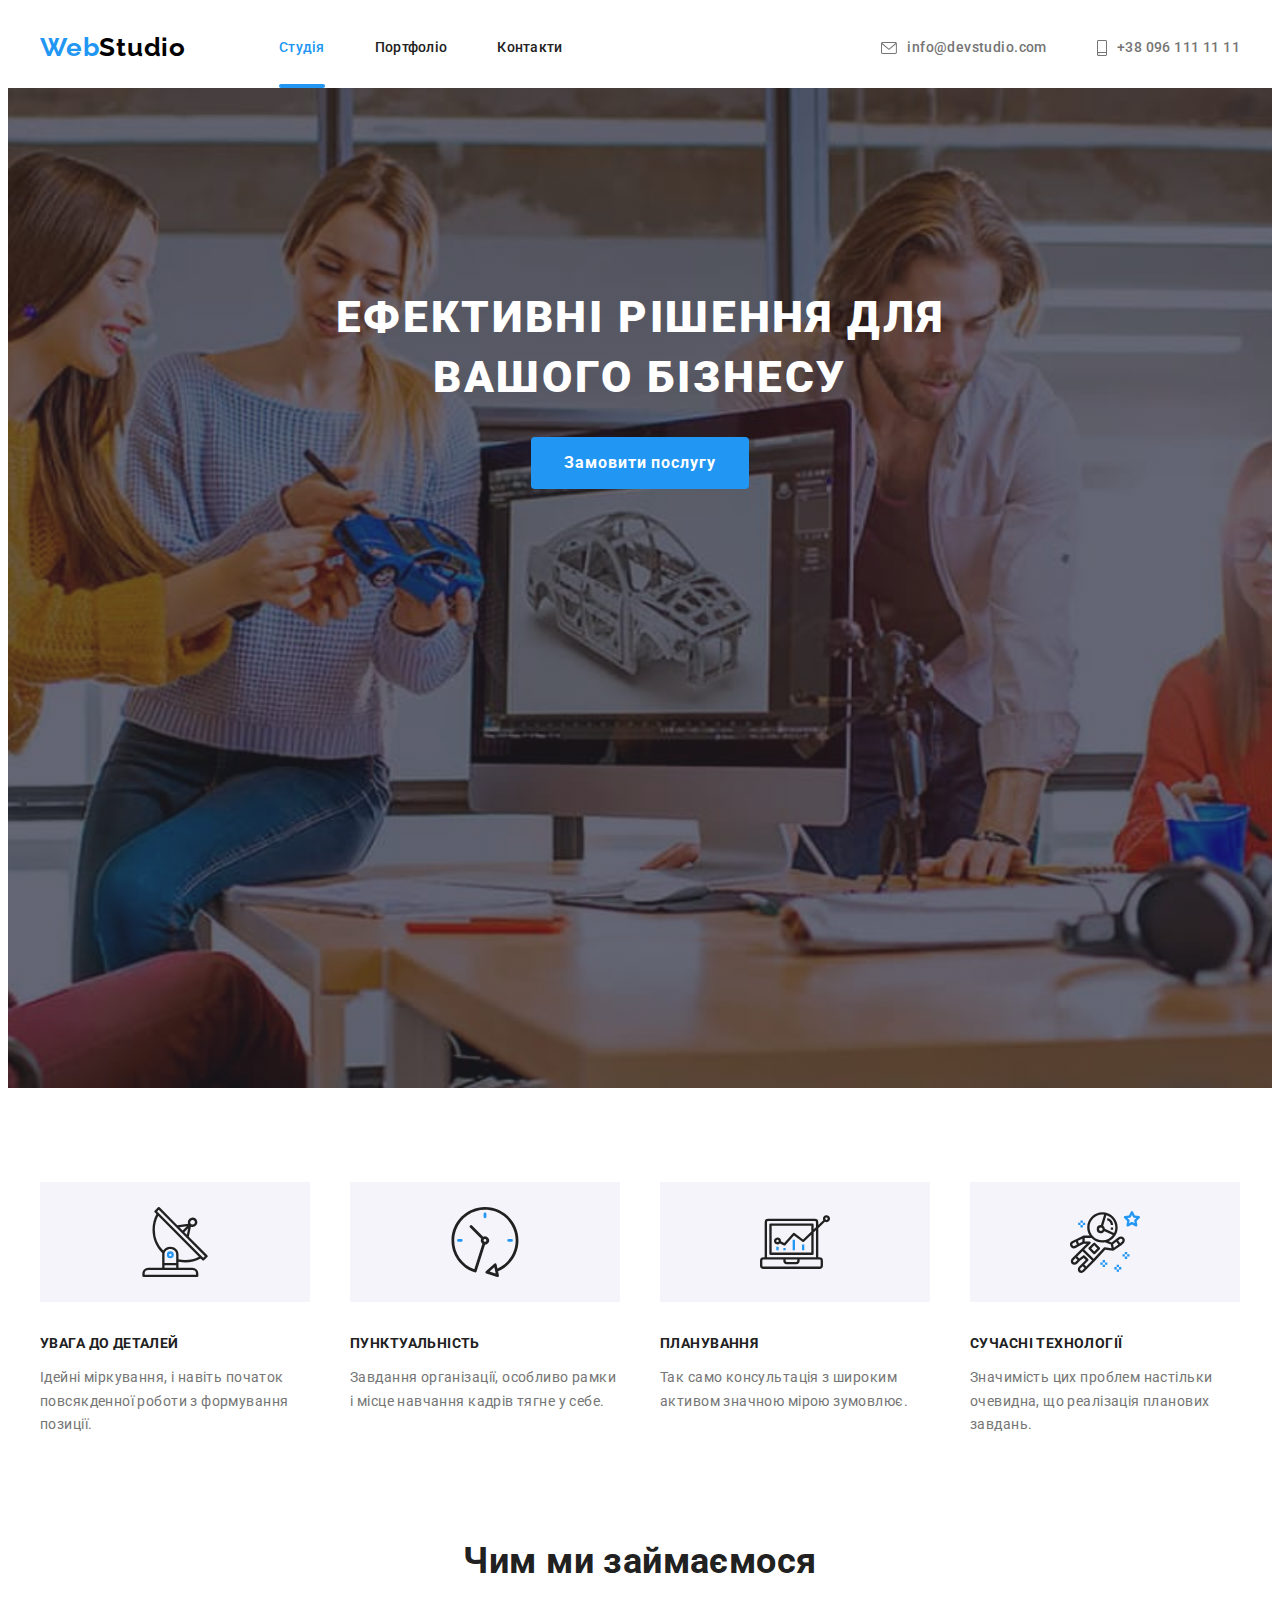
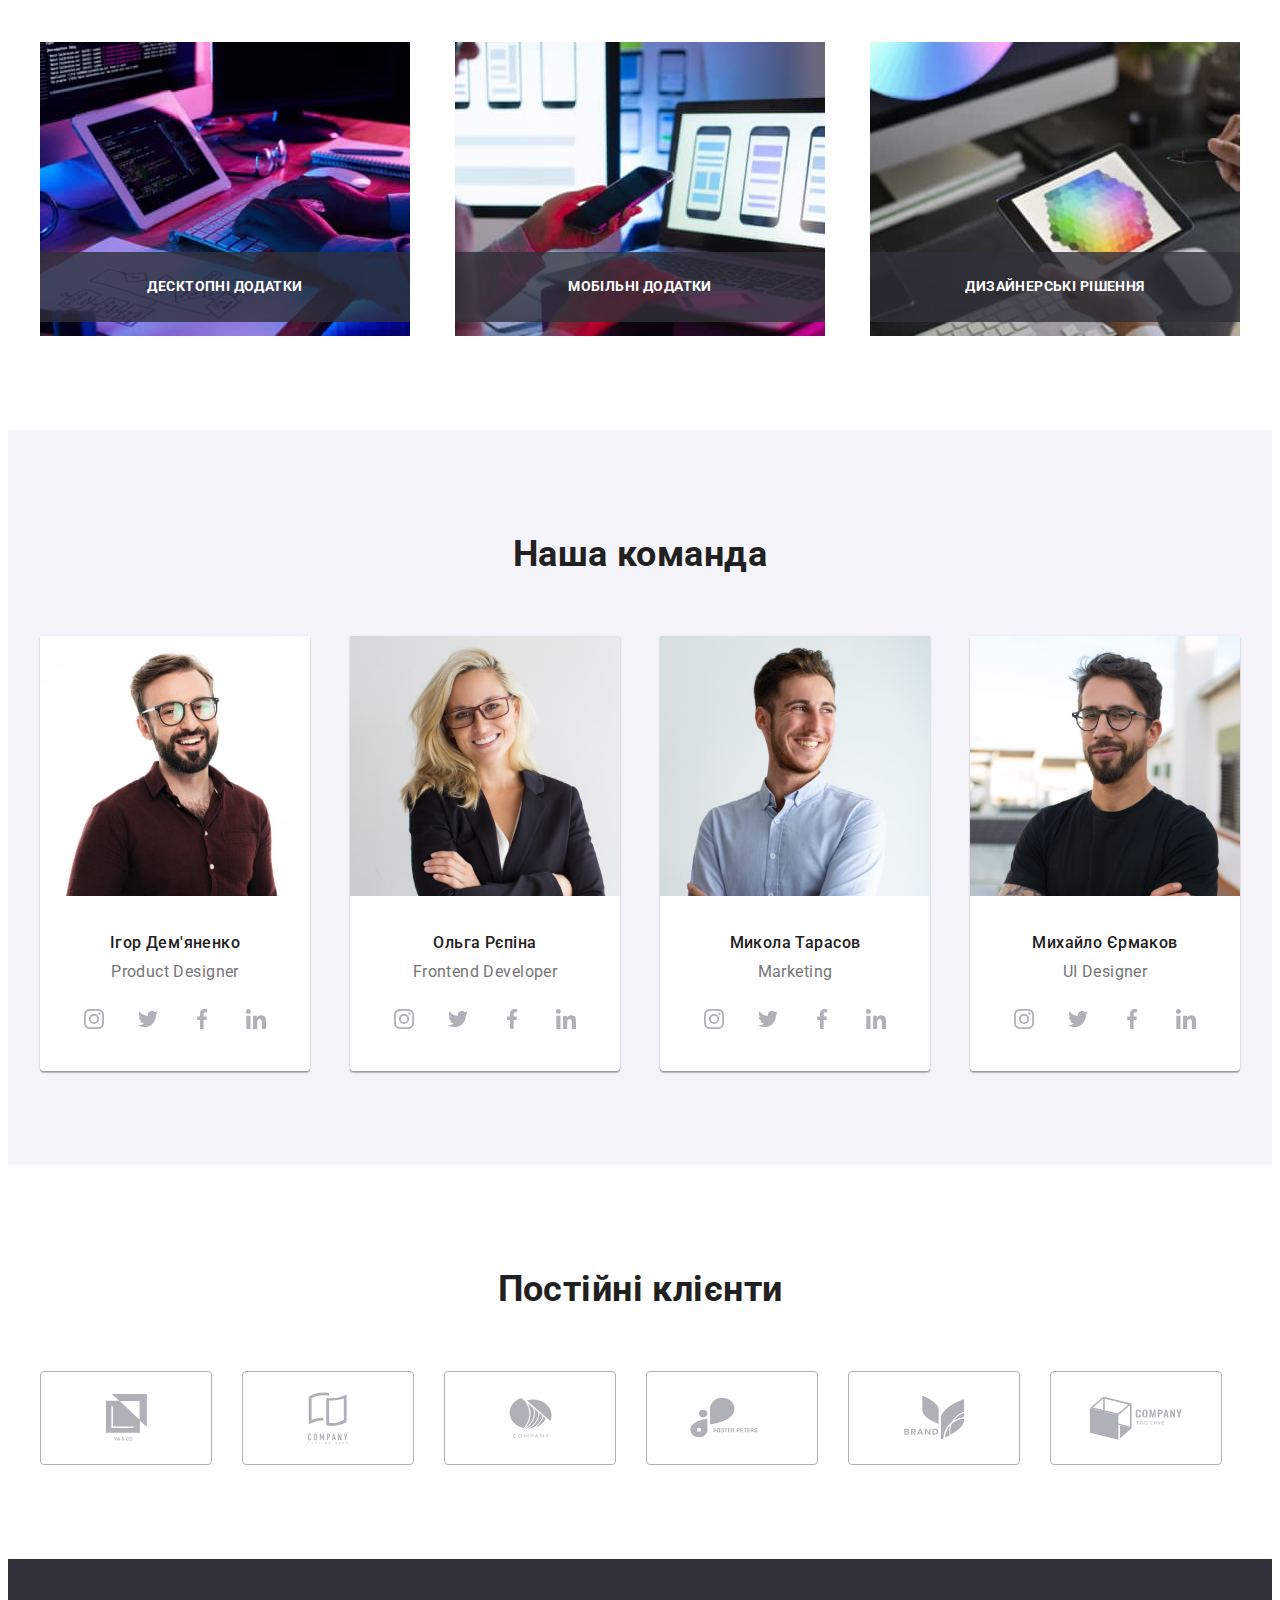
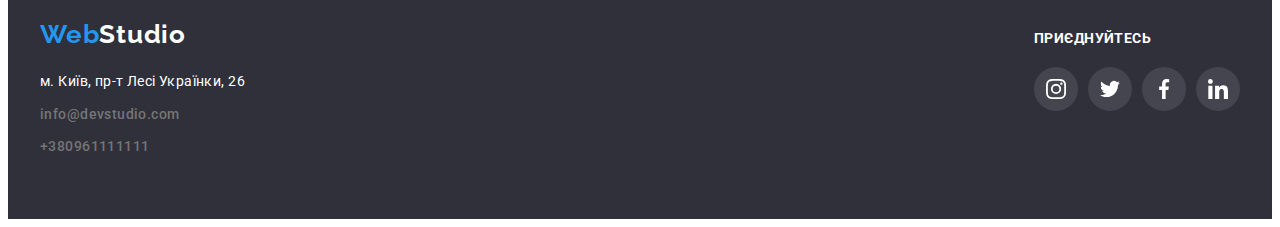
<file: index.html>
<!DOCTYPE html>
<html lang="uk">

<head>
  <meta charset="UTF-8" />
  <meta http-equiv="X-UA-Compatible" content="IE=edge" />
  <meta name="viewport" content="width=device-width, initial-scale=1.0" />
  <title>WebStudio</title>
  <link href="https://fonts.googleapis.com/css2?family=Raleway:wght@700&family=Roboto:wght@400;500;700;900&display=swap"
    rel="stylesheet" />
  <link rel="stylesheet" href="https://cdnjs.cloudflare.com/ajax/libs/modern-normalize/1.1.0/modern-normalize.min.css"
    integrity="sha512-wpPYUAdjBVSE4KJnH1VR1HeZfpl1ub8YT/NKx4PuQ5NmX2tKuGu6U/JRp5y+Y8XG2tV+wKQpNHVUX03MfMFn9Q=="
    crossorigin="anonymous" referrerpolicy="no-referrer" />
  <link rel="stylesheet" href="./css/styles.css" />
</head>
<!-- Body -->

<body class="page">
  <!-- Шапка -->
  <header class="header-page">
    <div class="container header-all">
      <nav class="nav-all">
        <a class="logo" href="">Web<span>Studio</span></a>
        <ul class="header-nav list">
          <li class="lex">
            <a class="header-link current" href="./index.html">Студія</a>
          </li>
          <li class="lex">
            <a class="header-link" href="./portfolio.html">Портфоліо</a>
          </li>
          <li class="lex"><a class="header-link" href="">Контакти</a></li>
        </ul>
      </nav>
      <ul class="auth-nav list">
        <li class="head">
          <a class="auth-link" href="mailto:info@devstudio.com"><svg class="icon-nav" width="16px" height="12px">
              <use href="./images/icons.svg#icon-envelope"></use>
            </svg>info@devstudio.com</a>
        </li>
        <li class="head">
          <a class="auth-link" href="tel:+380961111111"><svg class="icon-nav" width="10px" height="16px">
              <use href="./images/icons.svg#icon-smartphone"></use>
            </svg>+38 096 111 11 11</a>
        </li>
      </ul>
    </div>
  </header>
  <!-- Main -->
  <main class="main-page">
    <section class="hero-section">
      <h1 class="hero-title">Ефективні рішення для вашого бізнесу</h1>
      <button class="hero-btn" type="button" data-modal-open>Замовити послугу</button>
    </section>
    <!-- УВАГА ДО ДЕТАЛЕЙ section -->
    <section class="section">
      <h2 class="visually-hidden" hidden>УВАГА ДО ДЕТАЛЕЙ</h2>
      <div class="container">
        <ul class="list detail-section">
          <li class="detail-items">
            <div class="icon-box">
              <svg class="icon-detail">
                <use href="./images/icons.svg#icon-antenna"></use>
              </svg>
            </div>
            <h3 class="detail-title">УВАГА ДО ДЕТАЛЕЙ</h3>
            <p class="detail-text">
              Ідейні міркування, і навіть початок повсякденної роботи з
              формування позиції.
            </p>
          </li>

          <li class="detail-items">
            <div class="icon-box">
              <svg class="icon-detail">
                <use href="./images/icons.svg#icon-clock"></use>
              </svg>
            </div>
            <h3 class="detail-title">ПУНКТУАЛЬНІСТЬ</h3>
            <p class="detail-text">
              Завдання організації, особливо рамки і місце навчання кадрів
              тягне у себе.
            </p>
          </li>

          <li class="detail-items">
            <div class="icon-box">
              <svg class="icon-detail">
                <use href="./images/icons.svg#icon-diagram"></use>
              </svg>
            </div>
            <h3 class="detail-title">ПЛАНУВАННЯ</h3>
            <p class="detail-text">
              Так само консультація з широким активом значною мірою зумовлює.
            </p>
          </li>

          <li class="detail-items">
            <div class="icon-box">
              <svg class="icon-detail">
                <use href="./images/icons.svg#icon-astronaut"></use>
              </svg>
            </div>
            <h3 class="detail-title">СУЧАСНІ ТЕХНОЛОГІЇ</h3>
            <p class="detail-text">
              Значимість цих проблем настільки очевидна, що реалізація
              планових завдань.
            </p>
          </li>
        </ul>
      </div>
    </section>
    <!-- Чим ми займаємося section -->
    <section class="work-section section">
      <div class="container">
        <h2 class="work-title">Чим ми займаємося</h2>
        <ul class="work-items list header-all">
          <li class="work-list">
            <img class="work-img" src="./images/img-2.jpg" alt="Руки на клавиатуре" width="370" />
            <p class="work-aside">Десктопні додатки</p>
          </li>
          <li class="work-list">
            <img class="work-img" src="./images/box2-2.jpg" alt="Руки с телефоном и ноутбуком" width="370" />
            <p class="work-aside">Мобільні додатки</p>
          </li>
          <li class="work-list">
            <img class="work-img" src="./images/box3-2.jpg" alt="Руки с планшетом" width="370" />
            <p class="work-aside">Дизайнерські рішення</p>
          </li>
        </ul>
      </div>
    </section>
    <!-- Наша команда section -->
    <section class="team-section section">
      <div class="container">
        <h2 class="team-title">Наша команда</h2>
        <ul class="team-list list header-all">
          <li class="team-item">
            <img class="team-img" src="./images/img-3-2.jpg" alt="Ігор Дем'яненко" width="270" />
            <h3 class="team-name">Ігор Дем'яненко</h3>
            <p class="team-text">Product Designer</p>
            <ul class="list social">
              <li class="team-social-items">
                <a class="social-team" href=""><svg class="icon-social">
                    <use href="./images/icons.svg#icon-instagram"></use>
                  </svg></a>
              </li>
              <li class="team-social-items">
                <a class="social-team" href=""><svg class="icon-social">
                    <use href="./images/icons.svg#icon-twitter"></use>
                  </svg></a>
              </li>
              <li class="team-social-items">
                <a class="social-team" href=""><svg class="icon-social">
                    <use href="./images/icons.svg#icon-facebook"></use>
                  </svg></a>
              </li>
              <li class="team-social-items">
                <a class="social-team" href=""><svg class="icon-social">
                    <use href="./images/icons.svg#icon-linkedin"></use>
                  </svg></a>
              </li>
            </ul>
          </li>

          <li class="team-item">
            <img class="team-img" src="./images/img-4-2.jpg" alt="Ольга Рєпіна" width="270" />
            <h3 class="team-name">Ольга Рєпіна</h3>
            <p class="team-text">Frontend Developer</p>
            <ul class="list social">
              <li class="team-social-items">
                <a class="social-team" href=""><svg class="icon-social">
                    <use href="./images/icons.svg#icon-instagram"></use>
                  </svg></a>
              </li>
              <li class="team-social-items">
                <a class="social-team" href=""><svg class="icon-social">
                    <use href="./images/icons.svg#icon-twitter"></use>
                  </svg></a>
              </li>
              <li class="team-social-items">
                <a class="social-team" href=""><svg class="icon-social">
                    <use href="./images/icons.svg#icon-facebook"></use>
                  </svg></a>
              </li>
              <li class="team-social-items">
                <a class="social-team" href=""><svg class="icon-social">
                    <use href="./images/icons.svg#icon-linkedin"></use>
                  </svg></a>
              </li>
            </ul>
          </li>

          <li class="team-item">
            <img class="team-img" src="./images/img-5-2.jpg" alt="Микола Тарасов" width="270" />
            <h3 class="team-name">Микола Тарасов</h3>
            <p class="team-text">Marketing</p>
            <ul class="list social">
              <li class="team-social-items">
                <a class="social-team" href=""><svg class="icon-social">
                    <use href="./images/icons.svg#icon-instagram"></use>
                  </svg></a>
              </li>
              <li class="team-social-items">
                <a class="social-team" href=""><svg class="icon-social">
                    <use href="./images/icons.svg#icon-twitter"></use>
                  </svg></a>
              </li>
              <li class="team-social-items">
                <a class="social-team" href=""><svg class="icon-social">
                    <use href="./images/icons.svg#icon-facebook"></use>
                  </svg></a>
              </li>
              <li class="team-social-items">
                <a class="social-team" href=""><svg class="icon-social">
                    <use href="./images/icons.svg#icon-linkedin"></use>
                  </svg></a>
              </li>
            </ul>
          </li>

          <li class="team-item">
            <img class="team-img" src="./images/img-6-2.jpg" alt="Михайло Єрмаков" width="270" />
            <h3 class="team-name">Михайло Єрмаков</h3>
            <p class="team-text">UI Designer</p>
            <ul class="list social">
              <li class="team-social-items">
                <a class="social-team" href=""><svg class="icon-social">
                    <use href="./images/icons.svg#icon-instagram"></use>
                  </svg></a>
              </li>
              <li class="team-social-items">
                <a class="social-team" href=""><svg class="icon-social">
                    <use href="./images/icons.svg#icon-twitter"></use>
                  </svg></a>
              </li>
              <li class="team-social-items">
                <a class="social-team" href=""><svg class="icon-social">
                    <use href="./images/icons.svg#icon-facebook"></use>
                  </svg></a>
              </li>
              <li class="team-social-items">
                <a class="social-team" href=""><svg class="icon-social">
                    <use href="./images/icons.svg#icon-linkedin"></use>
                  </svg></a>
              </li>
            </ul>
          </li>
        </ul>
      </div>
    </section>

    <!-- Section client -->
    <section class="section">
      <div class="container">
        <h2 class="team-title">Постійні клієнти</h2>
        <ul class="client-list list">
          <li class="client-items">
            <a class="client-link" href=""><svg class="client-icon" width="41px" height="47px">
                <use href="./images/icons.svg#icon-logo1"></use>
              </svg></a>
          </li>
          <li class="client-items">
            <a class="client-link" href=""><svg class="client-icon" width="40px" height="52px">
                <use href="./images/icons.svg#icon-logo2"></use>
              </svg></a>
          </li>
          <li class="client-items">
            <a class="client-link" href=""><svg class="client-icon" width="43px" height="41px">
                <use href="./images/icons.svg#icon-logo3"></use>
              </svg></a>
            </svg>
          </li>
          <li class="client-items">
            <a class="client-link" href=""><svg class="client-icon" width="84px" height="41px">
                <use href="./images/icons.svg#icon-logo4"></use>
              </svg></a>
          </li>
          <li class="client-items">
            <a class="client-link" href=""><svg class="client-icon" width="63px" height="45px">
                <use href="./images/icons.svg#icon-logo5"></use>
              </svg></a>
          </li>
          <li class="client-items">
            <a class="client-link" href=""><svg class="client-icon" width="94px" height="44px">
                <use href="./images/icons.svg#icon-logo6"></use>
              </svg></a>
          </li>
        </ul>
      </div>
    </section>
  </main>

  <!-- footer -->

  <footer class="footer">
    <div class="container footer-adress">
      <div>
        <a class="logo footer-logo" href="">Web<span class="studio">Studio</span></a>
        <address class="adress">
          <p class="adress-text">м. Київ, пр-т Лесі Українки, 26</p>
          <ul class="auth-nav list pad">
            <li class="nav-item">
              <a class="auth-link" href="mailto:info@devstudio.com">info@devstudio.com</a>
            </li>
            <li>
              <a class="auth-link" href="tel:+380961111111">+380961111111</a>
            </li>
          </ul>
        </address>
      </div>
      <!-- Footer-social -->
      <div class="footer-social">
        <p class="footer-title">приєднуйтесь</p>
        <ul class="social-list list">
          <li class="social-item">
            <a class="social-link" href="">
              <svg class="icon-social social-color">
                <use href="./images/icons.svg#icon-instagram"></use>
              </svg>
            </a>
          </li>
          <li class="social-item">
            <a class="social-link" href="">
              <svg class="icon-social social-color">
                <use href="./images/icons.svg#icon-twitter"></use>
              </svg>
            </a>
          </li>
          <li class="social-item">
            <a class="social-link" href="">
              <svg class="icon-social social-color">
                <use href="./images/icons.svg#icon-facebook"></use>
              </svg>
            </a>
          </li>
          <li class="social-item">
            <a class="social-link" href="">
              <svg class="icon-social social-color">
                <use href="./images/icons.svg#icon-linkedin"></use>
              </svg>
            </a>
          </li>
        </ul>
      </div>
      <!-- Footer Form -->
      <!-- <div class="footer-form">
        <form>
          <h2 class="form-title">Підпишіться на розсилку</h2>
          <label for="mail"></label>
          <input class="form-in" type="email" name="email" id="mail" placeholder="E-mail">
          <button class="form-btn" type="submit">Підписатися<svg class="icon-send">
              <use xlink:href="./images/icons-2.svg#icon-send"></use>
            </svg></button>
        </form>
      </div> -->
    </div>
  </footer>

  <!-- Modal -->
  <div class="backdrop is-hidden" data-modal>
    <div class="modal">
      <button class="modal-btn" type="button" data-modal-close>
        <svg class="icon-clos">
          <use xlink:href="./images/icons-2.svg#close"></use>
        </svg>
      </button>
    </div>
  </div>

  <!-- modal.js -->
  <script src="./modal.js"></script>
</body>

</html>
</file>
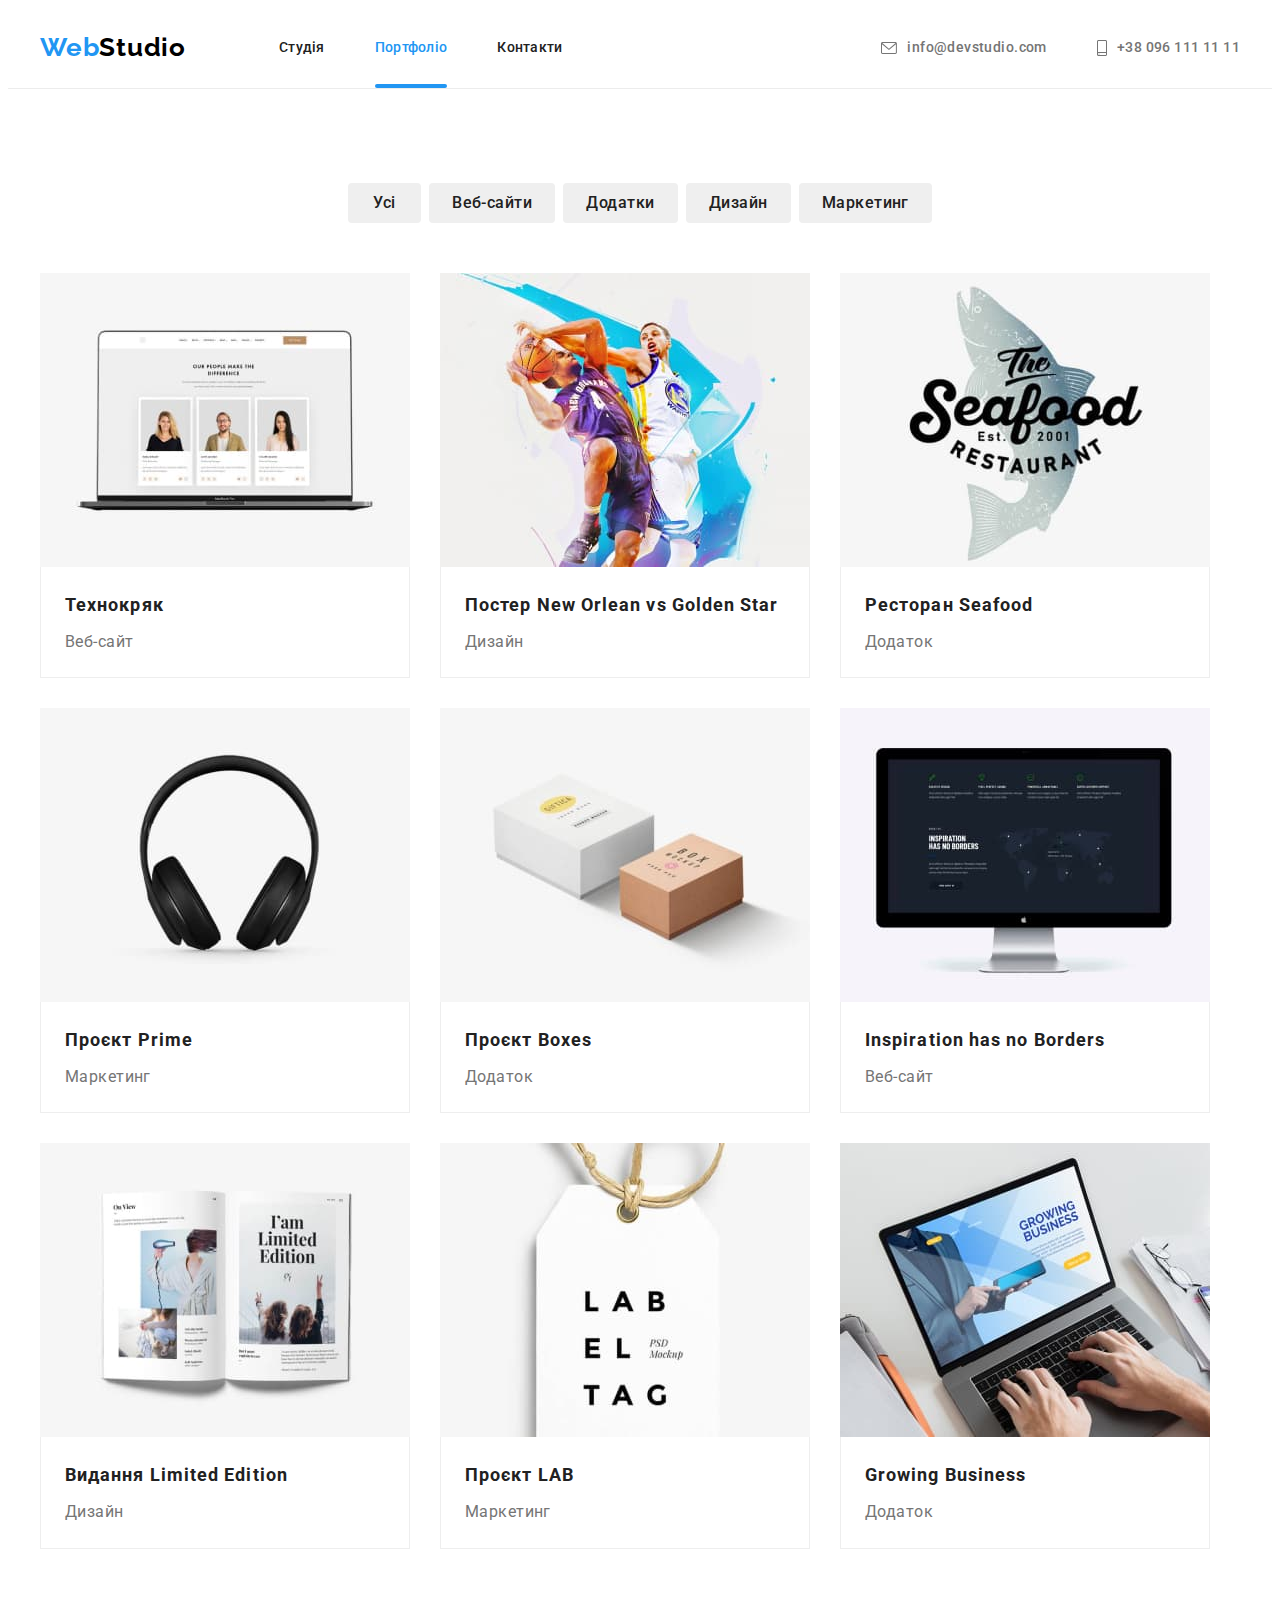
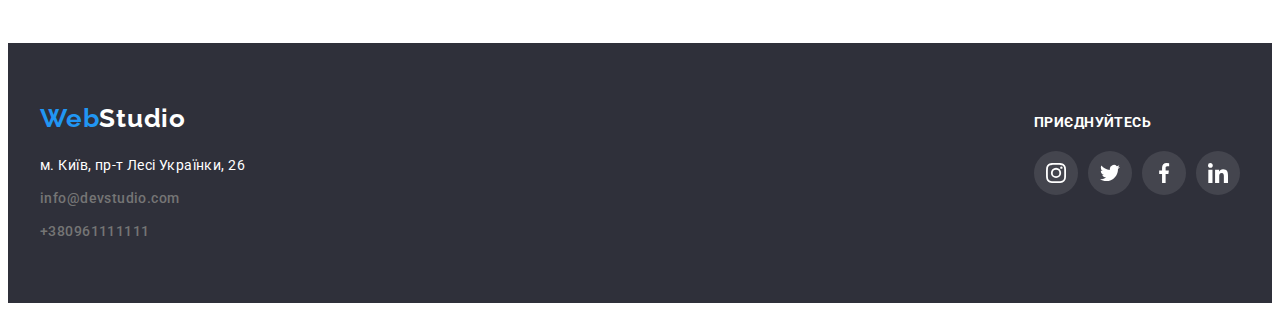
<file: portfolio.html>
<!DOCTYPE html>
<html lang="uk">

<head>
  <meta charset="UTF-8" />
  <meta http-equiv="X-UA-Compatible" content="IE=edge" />
  <meta name="viewport" content="width=device-width, initial-scale=1.0" />
  <title>Портфоліо</title>
  <link href="https://fonts.googleapis.com/css2?family=Raleway:wght@700&family=Roboto:wght@400;500;700;900&display=swap"
    rel="stylesheet" />
  <link rel="stylesheet" href="https://cdnjs.cloudflare.com/ajax/libs/modern-normalize/1.1.0/modern-normalize.min.css"
    integrity="sha512-wpPYUAdjBVSE4KJnH1VR1HeZfpl1ub8YT/NKx4PuQ5NmX2tKuGu6U/JRp5y+Y8XG2tV+wKQpNHVUX03MfMFn9Q=="
    crossorigin="anonymous" referrerpolicy="no-referrer" />
  <link rel="stylesheet" href="./css/styles.css" />
</head>
<!-- Body -->

<body class="portfolio-page">
  <!-- Header -->
  <header class="header-page line">
    <div class="container header-all">
      <nav class="nav-all">
        <a class="logo" href="">Web<span>Studio</span></a>
        <ul class="header-nav list">
          <li class="lex">
            <a class="header-link" href="./index.html">Студія</a>
          </li>
          <li class="lex">
            <a class="header-link current" href="./portfolio.html">Портфоліо</a>
          </li>
          <li class="lex"><a class="header-link" href="">Контакти</a></li>
        </ul>
      </nav>
      <ul class="auth-nav list">
        <li class="head">
          <a class="auth-link" href="mailto:info@devstudio.com"><svg class="icon-nav" width="16px" height="12px">
              <use href="./images/icons.svg#icon-envelope"></use>
            </svg>info@devstudio.com</a>
        </li>
        <li class="head">
          <a class="auth-link" href="tel:+380961111111"><svg class="icon-nav" width="10px" height="16px">
              <use href="./images/icons.svg#icon-smartphone"></use>
            </svg>+38 096 111 11 11</a>
        </li>
      </ul>
    </div>
  </header>
  <!-- Main -->
  <main class="main-page">
    <!-- Section -->
    <section class="portfolio-section section">
      <div class="container">
        <h1 hidden class="visually-hidden">portfolio</h1>
        <!-- Navigation -->
        <nav class="portfolio-nav">
          <ul class="portfolio-list-btn list header-all">
            <li class="btn-m">
              <button class="btn-nav" type="button">Усі</button>
            </li>
            <li class="btn-m">
              <button class="btn-nav" type="button">Веб-сайти</button>
            </li>
            <li class="btn-m">
              <button class="btn-nav" type="button">Додатки</button>
            </li>
            <li class="btn-m">
              <button class="btn-nav" type="button">Дизайн</button>
            </li>
            <li class="btn-m">
              <button class="btn-nav" type="button">Маркетинг</button>
            </li>
          </ul>
        </nav>
        <ul class="portfolio-list list">
          <li>
            <a class="portfolio-items" href="">
              <div class="wraper">
                <img class="portfolio-img" src="./images/Img-potyfolio/img-1.jpg" alt="веб-сайт" width="370" />
                <p class="portfolio-subtext">Ресурс пропонує комплексні пропозиції з різним рівнем функціоналу та
                  сервісів. Все це дозволить
                  відвідувачу отримати
                  вичерпні відомості про компанію чи приватну особу.</p>
              </div>
              <div class="frame">
                <h2 class="portfolio-title">Технокряк</h2>
                <p class="portfolio-text">Веб-сайт</p>
              </div>
            </a>
          </li>
          <li>
            <a class="portfolio-items" href="">
              <div class="wraper">
                <img class="portfolio-img" src="./images/Img-potyfolio/img-2-2.jpg" alt="баскетболісти" width="370" />
                <p class="portfolio-subtext">Ресурс пропонує комплексні пропозиції з різним рівнем функціоналу та
                  сервісів. Все це дозволить
                  відвідувачу отримати
                  вичерпні відомості про компанію чи приватну особу.</p>
              </div>
              <div class="frame">
                <h2 class="portfolio-title">
                  Постер New Orlean vs Golden Star
                </h2>
                <p class="portfolio-text">Дизайн</p>
              </div>
            </a>
          </li>
          <li>
            <a class="portfolio-items" href="">
              <div class="wraper">
                <img class="portfolio-img" src="./images/Img-potyfolio/img-3-2.jpg" alt="логотип" width="370" />
                <p class="portfolio-subtext">Ресурс пропонує комплексні пропозиції з різним рівнем функціоналу та
                  сервісів. Все це дозволить
                  відвідувачу отримати
                  вичерпні відомості про компанію чи приватну особу.</p>
              </div>
              <div class="frame">
                <h2 class="portfolio-title">Ресторан Seafood</h2>
                <p class="portfolio-text">Додаток</p>
              </div>
            </a>
          </li>
          <li>
            <a class="portfolio-items" href="">
              <div class="wraper">
                <img class="portfolio-img" src="./images/Img-potyfolio/img-4-2.jpg" alt="навушники" width="370" />
                <p class="portfolio-subtext">Ресурс пропонує комплексні пропозиції з різним рівнем функціоналу та
                  сервісів. Все це дозволить
                  відвідувачу отримати
                  вичерпні відомості про компанію чи приватну особу.</p>
              </div>
              <div class="frame">
                <h2 class="portfolio-title">Проєкт Prime</h2>
                <p class="portfolio-text">Маркетинг</p>
              </div>
            </a>
          </li>
          <li>
            <a class="portfolio-items" href="">
              <div class="wraper">
                <img class="portfolio-img" src="./images/Img-potyfolio/img-5-2.jpg" alt="коробочки" width="370" />
                <p class="portfolio-subtext">Ресурс пропонує комплексні пропозиції з різним рівнем функціоналу та
                  сервісів. Все це дозволить
                  відвідувачу отримати
                  вичерпні відомості про компанію чи приватну особу.</p>
              </div>
              <div class="frame">
                <h2 class="portfolio-title">Проєкт Boxes</h2>
                <p class="portfolio-text">Додаток</p>
              </div>
            </a>
          </li>
          <li>
            <a class="portfolio-items" href="">
              <div class="wraper">
                <img class="portfolio-img" src="./images/Img-potyfolio/img-6-2.jpg" alt="веб-сайт" width="370" />
                <p class="portfolio-subtext">Ресурс пропонує комплексні пропозиції з різним рівнем функціоналу та
                  сервісів. Все це дозволить
                  відвідувачу отримати
                  вичерпні відомості про компанію чи приватну особу.</p>
              </div>
              <div class="frame">
                <h2 class="portfolio-title">Inspiration has no Borders</h2>
                <p class="portfolio-text">Веб-сайт</p>
              </div>
            </a>
          </li>
          <li>
            <a class="portfolio-items" href="">
              <div class="wraper">
                <img class="portfolio-img" src="./images/Img-potyfolio/img-7-2.jpg" alt="книга" width="370" />
                <p class="portfolio-subtext">Ресурс пропонує комплексні пропозиції з різним рівнем функціоналу та
                  сервісів. Все це дозволить
                  відвідувачу отримати
                  вичерпні відомості про компанію чи приватну особу.</p>
              </div>
              <div class="frame">
                <h2 class="portfolio-title">Видання Limited Edition</h2>
                <p class="portfolio-text">Дизайн</p>
              </div>
            </a>
          </li>
          <li>
            <a class="portfolio-items" href="">
              <div class="wraper">
                <img class="portfolio-img" src="./images/Img-potyfolio/img-8-2.jpg" alt="логотип" width="370" />
                <p class="portfolio-subtext">Ресурс пропонує комплексні пропозиції з різним рівнем функціоналу та
                  сервісів. Все це дозволить
                  відвідувачу отримати
                  вичерпні відомості про компанію чи приватну особу.</p>
              </div>
              <div class="frame">
                <h2 class="portfolio-title">Проєкт LAB</h2>
                <p class="portfolio-text">Маркетинг</p>
              </div>
            </a>
          </li>
          <li>
            <a class="portfolio-items" href="">
              <div class="wraper">
                <img class="portfolio-img" src="./images/Img-potyfolio/img-9-2.jpg" alt="фото додатку" width="370" />
                <p class="portfolio-subtext">Ресурс пропонує комплексні пропозиції з різним рівнем функціоналу та
                  сервісів. Все це дозволить
                  відвідувачу отримати
                  вичерпні відомості про компанію чи приватну особу.</p>
              </div>
              <div class="frame">
                <h2 class="portfolio-title">Growing Business</h2>
                <p class="portfolio-text">Додаток</p>
              </div>
            </a>
          </li>
        </ul>
      </div>
    </section>
  </main>
  <!-- Footer -->
  <footer class="footer">
    <div class="container footer-adress">
      <div>
        <a class="logo footer-logo" href="">Web<span class="studio">Studio</span></a>
        <address class="adress">
          <p class="adress-text">м. Київ, пр-т Лесі Українки, 26</p>
          <ul class="auth-nav list pad">
            <li class="nav-item">
              <a class="auth-link" href="mailto:info@devstudio.com">info@devstudio.com</a>
            </li>
            <li>
              <a class="auth-link" href="tel:+380961111111">+380961111111</a>
            </li>
          </ul>
        </address>
      </div>
      <!-- Footer-social -->
      <div class="footer-social">
        <p class="footer-title">приєднуйтесь</p>
        <ul class="social-list list">
          <li class="social-item">
            <a class="social-link" href="">
              <svg class="icon-social social-color">
                <use href="./images/icons.svg#icon-instagram"></use>
              </svg>
            </a>
          </li>
          <li class="social-item">
            <a class="social-link" href="">
              <svg class="icon-social social-color">
                <use href="./images/icons.svg#icon-twitter"></use>
              </svg>
            </a>
          </li>
          <li class="social-item">
            <a class="social-link" href="">
              <svg class="icon-social social-color">
                <use href="./images/icons.svg#icon-facebook"></use>
              </svg>
            </a>
          </li>
          <li class="social-item">
            <a class="social-link" href="">
              <svg class="icon-social social-color">
                <use href="./images/icons.svg#icon-linkedin"></use>
              </svg>
            </a>
          </li>
        </ul>
      </div>
      <!-- Footer Form -->
      <!-- <div class="footer-form">
        <form>
          <h2 class="form-title">Підпишіться на розсилку</h2>
          <label for=""></label>
          <input class="form-in" type="email" placeholder="E-mail">
          <button class="form-btn" type="submit">Підписатися<svg class="icon-send">
              <use xlink:href="./images/icons-2.svg#icon-send"></use>
            </svg></button>
        </form>
      </div> -->
    </div>
  </footer>
</body>

</html>
</file>
<file: css/styles.css>
:root {
  --primary-color-text: #757575;
  --accent-color: #2196f3;
  --bgd-color: #ffffff;
  --bgd-color-footer: #2f303a;
  --color-link: #212121;
  --logo-color-span: #000000;
  --setion-bgd-team: #f5f4fa;
  --color-border: #eeeeee;
  --color-line-header: #ececec;
  --color-border-client: #AFB1B8;
  --background-acid: rgba(47, 48, 58, 0.8);
  --background-portfolio-subtext: rgba(33, 150, 243, 0.9);
  --background-modal: rgba(0, 0, 0, 0.2);
  --border-modal: rgba(0, 0, 0, 0.1);
  --timing-funcion: cubic-bezier(0.4, 0, 0.2, 1);
}

/* Body */

.container {
  width: 1200px;
  padding-left: 15px;
  padding-right: 15px;
  margin: 0 auto;
}

.section {
  padding-top: 94px;
  padding-bottom: 94px;
}

body {
  color: var(--primary-color-text);
  background-color: var(--bgd-color);
  font-family: "Roboto", sans-serif;
  font-style: normal;
  font-size: 14px;
  line-height: 1.7;
  letter-spacing: 0.03em;
}

a {
  text-decoration: none;
}

.list {
  padding: 0;
  margin: 0;
  list-style: none;
}

.header-all {
  display: flex;
  align-items: center;
}

.nav-all {
  display: flex;
  align-items: center;
}

/* Header */

.logo {
  color: var(--accent-color);
  font-family: "Raleway", sans-serif;
  font-weight: 700;
  font-size: 26px;
  line-height: 1.2;
  letter-spacing: 0.03em;
}

.logo span {
  color: var(--logo-color-span);
}

.header-link {
  display: block;
  padding-top: 32px;
  padding-bottom: 32px;
  color: var(--color-link);
  font-weight: 500;
  font-size: 14px;
  line-height: 1.14;
  letter-spacing: 0.02em;
  transition: color 250ms var(--timing-funcion);
}

.header-link:hover,
.header-link:focus {
  color: var(--accent-color);
}

.header-nav .header-link.current {
  color: var(--accent-color);
}

.lex {
  position: relative;
}

.current::after {
  content: '';
  position: absolute;
  bottom: 0;
  left: 0;
  width: 100%;
  height: 4px;
  border-radius: 2px;
  background-color: var(--accent-color);
}

.header-nav {
  display: flex;
  margin-left: 93px;
}

.header-nav .lex+.lex {
  margin-left: 50px;
}

.icon-nav {
  fill: var(--primary-color-text);
  margin-right: 10px;
  transition: fill 250ms var(--timing-funcion);
}

.auth-link {
  display: flex;
  align-items: center;
  color: var(--primary-color-text);
  font-weight: 500;
  transition: color 250ms var(--timing-funcion);
}

.auth-link:hover,
.auth-link:focus {
  color: var(--accent-color);
}

.auth-link:hover svg,
.auth-link:focus svg {
  fill: var(--accent-color);
}

.header-page .auth-nav {
  display: flex;
  margin-left: auto;
}

.line {
  border-bottom: 1px solid var(--color-line-header);
}

.auth-nav .head+.head {
  margin-left: 50px;
}

/* main */

.hero-section {
  background: var(--bgd-color-footer);
  padding: 200px 0;
  text-align: center;
  height: 600px;
  max-width: 1600px;
  margin-left: auto;
  margin-right: auto;
  background-image: linear-gradient(rgba(47, 48, 58, 0.4),
      rgba(47, 48, 58, 0.4)), url(../images/hero.jpg);
  background-repeat: no-repeat;
  background-size: cover;
  background-position: center;
}

.hero-title {
  width: 696px;
  margin-left: auto;
  margin-right: auto;
  margin-top: 0;
  margin-bottom: 30;
  color: var(--bgd-color);
  font-weight: 900;
  font-size: 44px;
  line-height: 1.36;
  text-align: center;
  letter-spacing: 0.06em;
  text-transform: uppercase;
}

.hero-btn {
  border-radius: 4px;
  padding: 10px 32px;
  min-width: 216px;
  text-align: center;
  border: 1px solid transparent;

  color: var(--bgd-color);
  background-color: var(--accent-color);
  font-family: "Roboto", sans-serif;
  font-weight: 700;
  font-size: 16px;
  line-height: 1.9;
  letter-spacing: 0.06em;
}

/* section detail */
.visually-hidden {
  position: absolute;
  clip: rect(0 0 0 0);
  width: 1px;
  height: 1px;
  margin: -1px;
}

.detail-section {
  display: flex;
  justify-content: space-between;
}

.detail-items {
  width: 270px;
}

.icon-box {
  display: flex;
  justify-content: center;
  align-items: center;
  width: 270px;
  height: 120px;
  margin-bottom: 30px;
  background-color: var(--setion-bgd-team);
}

.icon-detail {
  width: 70px;
  height: 70px;
}

.detail-items+.detail-items {
  margin-left: 30px;
}

.detail-title {
  margin-top: 0px;
  margin-bottom: 10px;
  color: var(--color-link);
  font-weight: 700;
  font-size: 14px;
}

.detail-text {
  margin-top: 0px;
  margin-bottom: 0px;
  color: var(--primary-color-text);
  font-size: 14px;
}

/* section work */
.work-section {
  padding-top: 0;
  padding-bottom: 94px;
}

.work-title {
  margin-top: 0;
  margin-bottom: 50px;
  color: var(--color-link);
  font-weight: 700;
  font-size: 36px;
  text-align: center;
}

.work-items {
  position: relative;
  justify-content: space-between;
}

.work-img {
  display: block;
  max-width: 100%;
  height: auto;
}

.work-aside {
  color: var(--bgd-color);
  width: 370px;
  height: 70px;
  background-color: var(--background-acid);
  display: flex;
  justify-content: center;
  align-items: center;
  position: absolute;
  bottom: 0px;
  text-transform: uppercase;
  font-weight: 700;
}

/* section team */
.team-section {
  background-color: var(--setion-bgd-team);
}

.team-title {
  margin-top: 0;
  margin-bottom: 50px;
  color: var(--color-link);
  font-weight: 700;
  font-size: 36px;
  text-align: center;
}

.team-list {
  justify-content: space-between;
}

.team-item {
  border-radius: 0px 0px 4px 4px;
  box-shadow: 0px 1px 3px rgba(0, 0, 0, 0.12), 0px 1px 1px rgba(0, 0, 0, 0.14),
    0px 2px 1px rgba(0, 0, 0, 0.2);
  text-align: center;
  background-color: var(--bgd-color);
}

.team-img {
  margin-bottom: 30px;
}

.team-name {
  margin-top: 0px;
  margin-bottom: 10px;
  color: var(--color-link);
  font-weight: 500;
  font-size: 16px;
  line-height: 1.19;
}

.team-text {
  margin-top: 0px;
  color: var(--primary-color-text);
  font-weight: 400;
  font-size: 16px;
  line-height: 1.19;
}

/* Section client */
.client-list {
  display: flex;
}

.client-items+.client-items {
  margin-left: 30px;
}

.client-link {
  display: flex;
  justify-content: center;
  align-items: center;
  width: 170px;
  height: 92px;
  border: 1px solid var(--color-border-client);
  border-radius: 4px;
  transition: border-color 250ms var(--timing-funcion);
}

.client-icon {
  fill: var(--color-border-client);
  transition: fill 250ms var(--timing-funcion);
}

.client-link:hover,
.client-link:focus {
  border-color: var(--accent-color);
}

.client-link:hover .client-icon,
.client-link:focus .client-icon {
  fill: var(--accent-color);
}

/* Team-social */
.social {
  display: flex;
  justify-content: space-between;
  margin: 16px 32px 30px;
}

.social-team {
  display: flex;
  justify-content: center;
  align-items: center;
  width: 44px;
  height: 44px;
  border-radius: 50%;
  transition: background-color 250ms var(--timing-funcion);
}

.social-team:hover,
.social-team:focus {
  background-color: var(--accent-color);

}

.social-team:hover .icon-social,
.social-team:focus .icon-social {
  fill: var(--bgd-color);
}


.icon-social {
  fill: var(--color-border-client);
  width: 20px;
  height: 20px;
}

/* portfolio */
.btn-nav {
  border-radius: 4px;
  border: 1px solid transparent;
  padding: 6px 22px;
  min-width: 73px;
  text-align: center;
  color: var(--color-link);
  font-family: "Roboto", sans-serif;
  font-weight: 500;
  font-size: 16px;
  line-height: 1.6;
  letter-spacing: 0.03em;
  transition: color 250ms var(--timing-funcion), background-color 250ms var(--timing-funcion), box-shadow 250ms var(--timing-funcion);
}

.btn-m+.btn-m {
  margin-left: 8px;
}

.btn-nav:hover,
.btn-nav:focus {
  padding: 6px 22px;
  color: var(--bgd-color);
  background-color: var(--accent-color);
  box-shadow: 0px 3px 1px rgba(0, 0, 0, 0.1), 0px 1px 2px rgba(0, 0, 0, 0.08),
    0px 2px 2px rgba(0, 0, 0, 0.12);
}

.portfolio-items {
  display: block;
  width: 370px;
  transition: box-shadow 250ms var(--timing-funcion);
}

.portfolio-items:hover,
.portfolio-items:focus {
  box-shadow: 0px 1px 1px rgba(0, 0, 0, 0.12), 0px 4px 4px rgba(0, 0, 0, 0.06), 1px 4px 6px rgba(0, 0, 0, 0.16);
}

.btn-nav,
.hero-btn {
  cursor: pointer;
}

.portfolio-img {
  display: block;
  margin-bottom: 0px;
}

.portfolio-title {
  margin-top: 0px;
  margin-bottom: 4px;
  color: var(--color-link);
  font-weight: 700;
  font-size: 18px;
  line-height: 2;
  letter-spacing: 0.06em;
}

.portfolio-text {
  margin-top: 0;
  margin-bottom: 0;
  color: var(--primary-color-text);
  font-size: 16px;
  line-height: 1.9;
}

.wraper {
  position: relative;
  overflow: hidden;
}

.portfolio-subtext {
  position: absolute;
  bottom: 0;
  left: 0;
  width: 100%;
  height: 100%;
  transform: scale(0);
  color: var(--bgd-color);
  background: var(--background-portfolio-subtext);
  margin: 0;
  padding: 63px 24px;
  font-size: 18px;
  line-height: 1.56;
  overflow: hidden;
  transition: transform 250ms var(--timing-funcion);
}

.portfolio-items:hover .portfolio-subtext,
.portfolio-items:focus .portfolio-subtext {
  transform: scale(1);
}

.frame {
  border: 1px solid var(--color-border);
  border-top: transparent;
  padding: 20px 24px;
}

.portfolio-list-btn {
  justify-content: center;
}

.portfolio-list {
  display: flex;
  flex-wrap: wrap;
  row-gap: 30px;
  column-gap: 30px;
}

.portfolio-nav {
  margin-bottom: 50px;
}

/* Footer */
.footer {
  background-color: var(--bgd-color-footer);
  padding-bottom: 60px;
  padding-top: 60px;
}

.footer-logo {
  display: inline-block;
  margin-bottom: 20px;
}

span.studio,
.adress-text {
  color: var(--bgd-color);
}

.footer-adress {
  display: flex;
  align-items: baseline;
  justify-content: space-between;
}

/* Footer-social */
.footer-social {
  margin-left: 70px;
  width: 206px;
}

.social-list {
  display: flex;
  margin-top: 20px;
}

.social-link {
  display: flex;
  justify-content: center;
  align-items: center;
  width: 44px;
  height: 44px;
  background: rgba(255, 255, 255, 0.1);
  border-radius: 50%;
  transition: background-color 250ms var(--timing-funcion);
}

.social-link:hover,
.social-link:focus {
  background-color: var(--accent-color);
}

.social-color {
  fill: var(--bgd-color);
}

.social-item+.social-item {
  margin-left: 10px;
}

/* Footer title */
.footer-title {
  margin: 0;
  margin-bottom: 20px;
  font-weight: 700;
  font-size: 14px;
  line-height: 1.14;
  text-transform: uppercase;
  color: var(--bgd-color);
}

/* Footer address */
.adress {
  font-style: normal;
}

.adress-text {
  margin-bottom: 9px;
  margin-top: 0;
}

/* Footer nav */
.footter-auth-link,
.footer {
  color: rgba(255, 255, 255, 0.6);
  font-weight: 400;
}

.footter-auth-link:hover,
.footter-auth-link:focus {
  color: var(--accent-color);
}

.auth-nav {
  display: inline-block;
}

.nav-item {
  margin-bottom: 9px;
}

/* Footer Form */
/* .footer-form {
  min-width: 570px;
  margin-left: 93px;
}

.form-title {
  margin: 0;
  font-family: "Roboto", sans-serif;
  font-style: normal;
  font-weight: 700;
  font-size: 14px;
  line-height: 1.14;
  letter-spacing: 0.03em;
  text-transform: uppercase;
  color: var(--bgd-color);
  margin-bottom: 20px;

}

.form-in {
  width: 358px;
  height: 50px;
  border: 1px solid rgba(255, 255, 255, 0.3);
  border-radius: 4px;
  background-color: var(--bgd-color-footer);
  font-family: "Roboto", sans-serif;
  font-style: normal;
  font-weight: 400;
  font-size: 16px;
  line-height: 1.25;
  padding: 15px;
  margin-right: 12px;
  color: var(--bgd-color);
}

.form-btn {
  display: inline-flex;
  width: 200px;
  background-color: var(--accent-color);
  border: 1px solid transparent;
  border-radius: 4px;
  padding: 10px 28px;
  justify-content: center;
  align-items: center;
  color: var(--bgd-color);
  font-family: "Roboto", sans-serif;
  font-weight: 700;
  font-size: 16px;
  line-height: 1.9;
  letter-spacing: 0.06em;
  transition: box-shadow 250ms var(--timing-funcion);
  cursor: pointer;
}

.form-btn:hover,
.form-btn:focus {
  box-shadow: 0px 4px 4px rgba(0, 0, 0, 0.15);
}

.icon-send {
  width: 24px;
  height: 24px;
  margin-left: 10px;
} */

/* Modal */
.backdrop {
  position: fixed;
  top: 0;
  left: 0;
  background-color: var(--background-modal);
  width: 100%;
  height: 100%;
  opacity: 1;
  transition: opacity 250ms var(--timing-funcion);

}

.backdrop.is-hidden {
  opacity: 0;
  pointer-events: none;
}

.backdrop.is-hidden .modal {
  transform: translate(-50%, -50%) translateX(-100%);
}

.modal {
  position: absolute;
  top: 50%;
  left: 50%;
  transform: translate(-50%, -50%) translateX(0);
  width: 528px;
  height: 581px;
  background: var(--bgd-color);
  box-shadow: 0px 1px 3px rgba(0, 0, 0, 0.12),
    0px 1px 1px rgba(0, 0, 0, 0.14),
    0px 2px 1px rgba(0, 0, 0, 0.2);
  border-radius: 4px;
  transition: transform 250ms var(--timing-funcion);
}

.modal-btn {
  position: absolute;
  top: 0;
  right: 0;
  margin-top: 8px;
  margin-right: 8px;
  width: 30px;
  height: 30px;
  border: 1px solid var(--border-modal);
  border-radius: 50%;
  background: var(--bgd-color);
  cursor: pointer;
}

.icon-clos {
  width: 11px;
  height: 11px;
}
</file>
